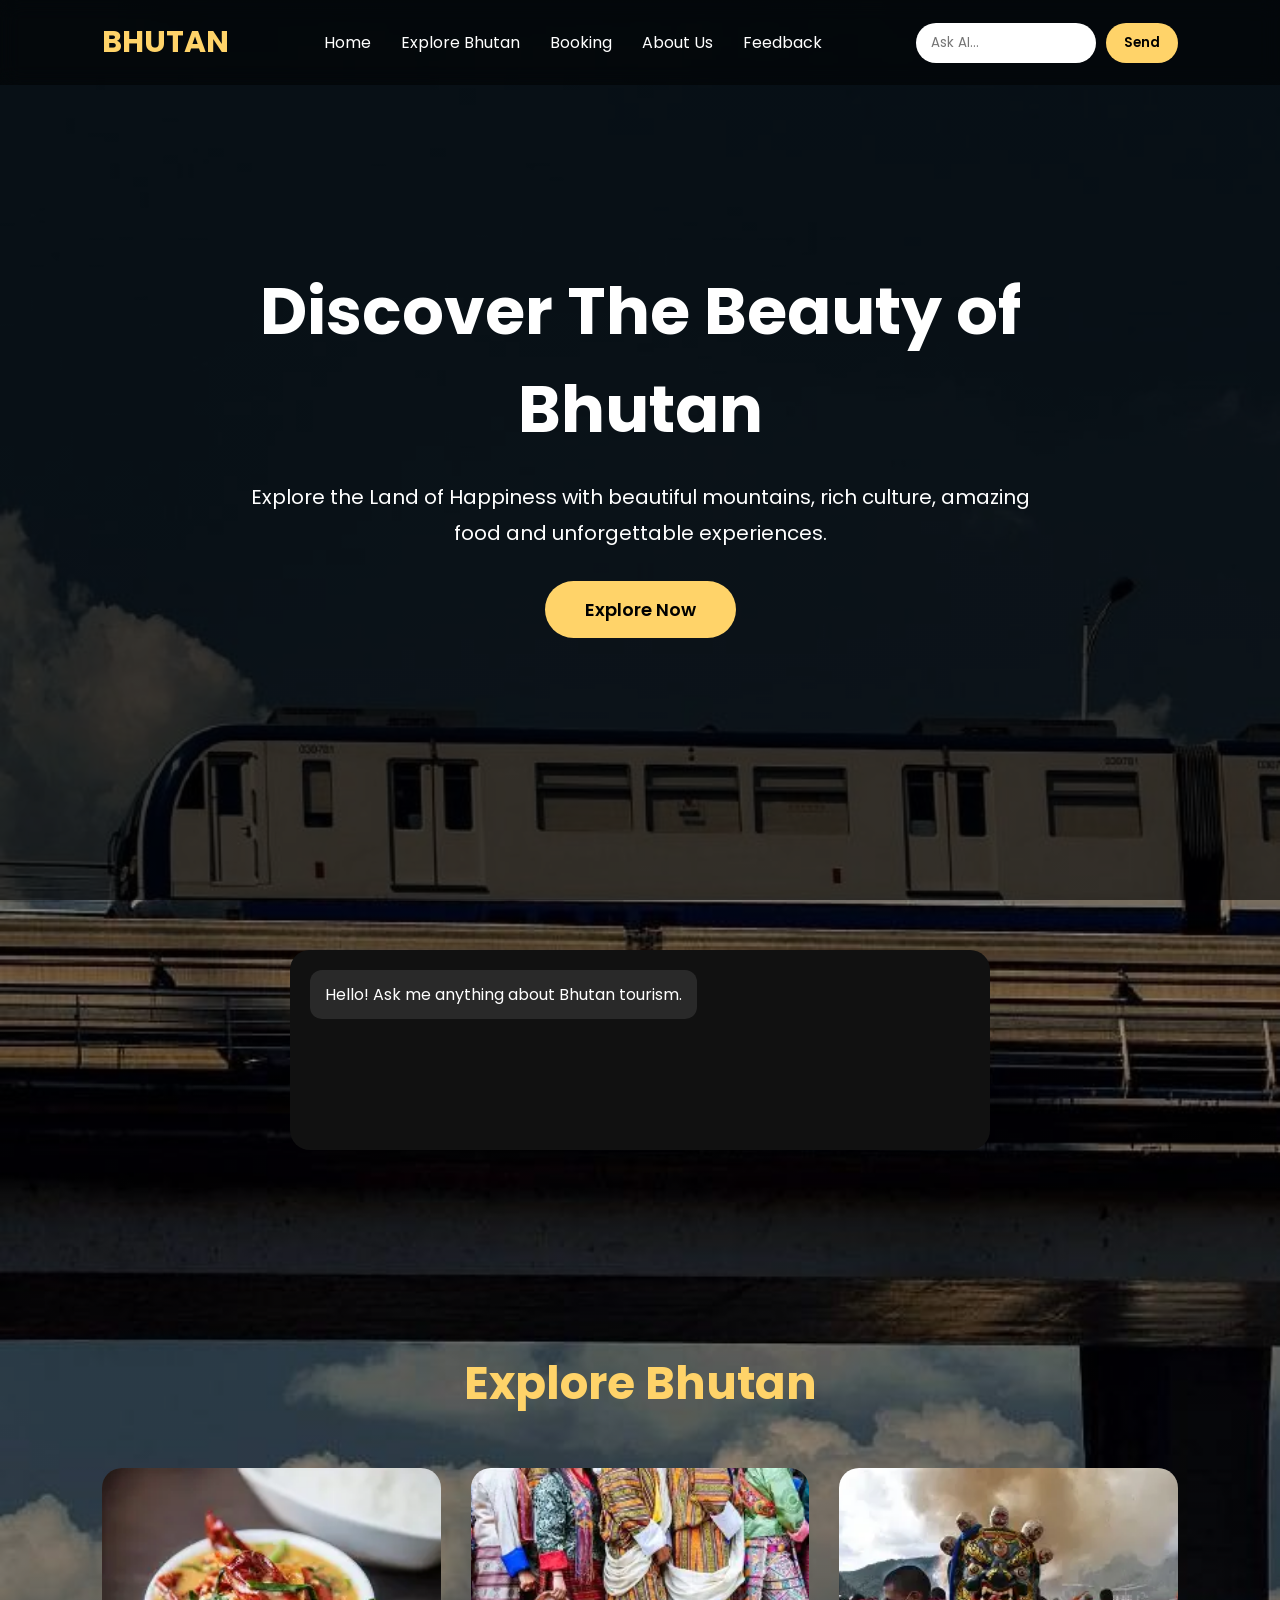
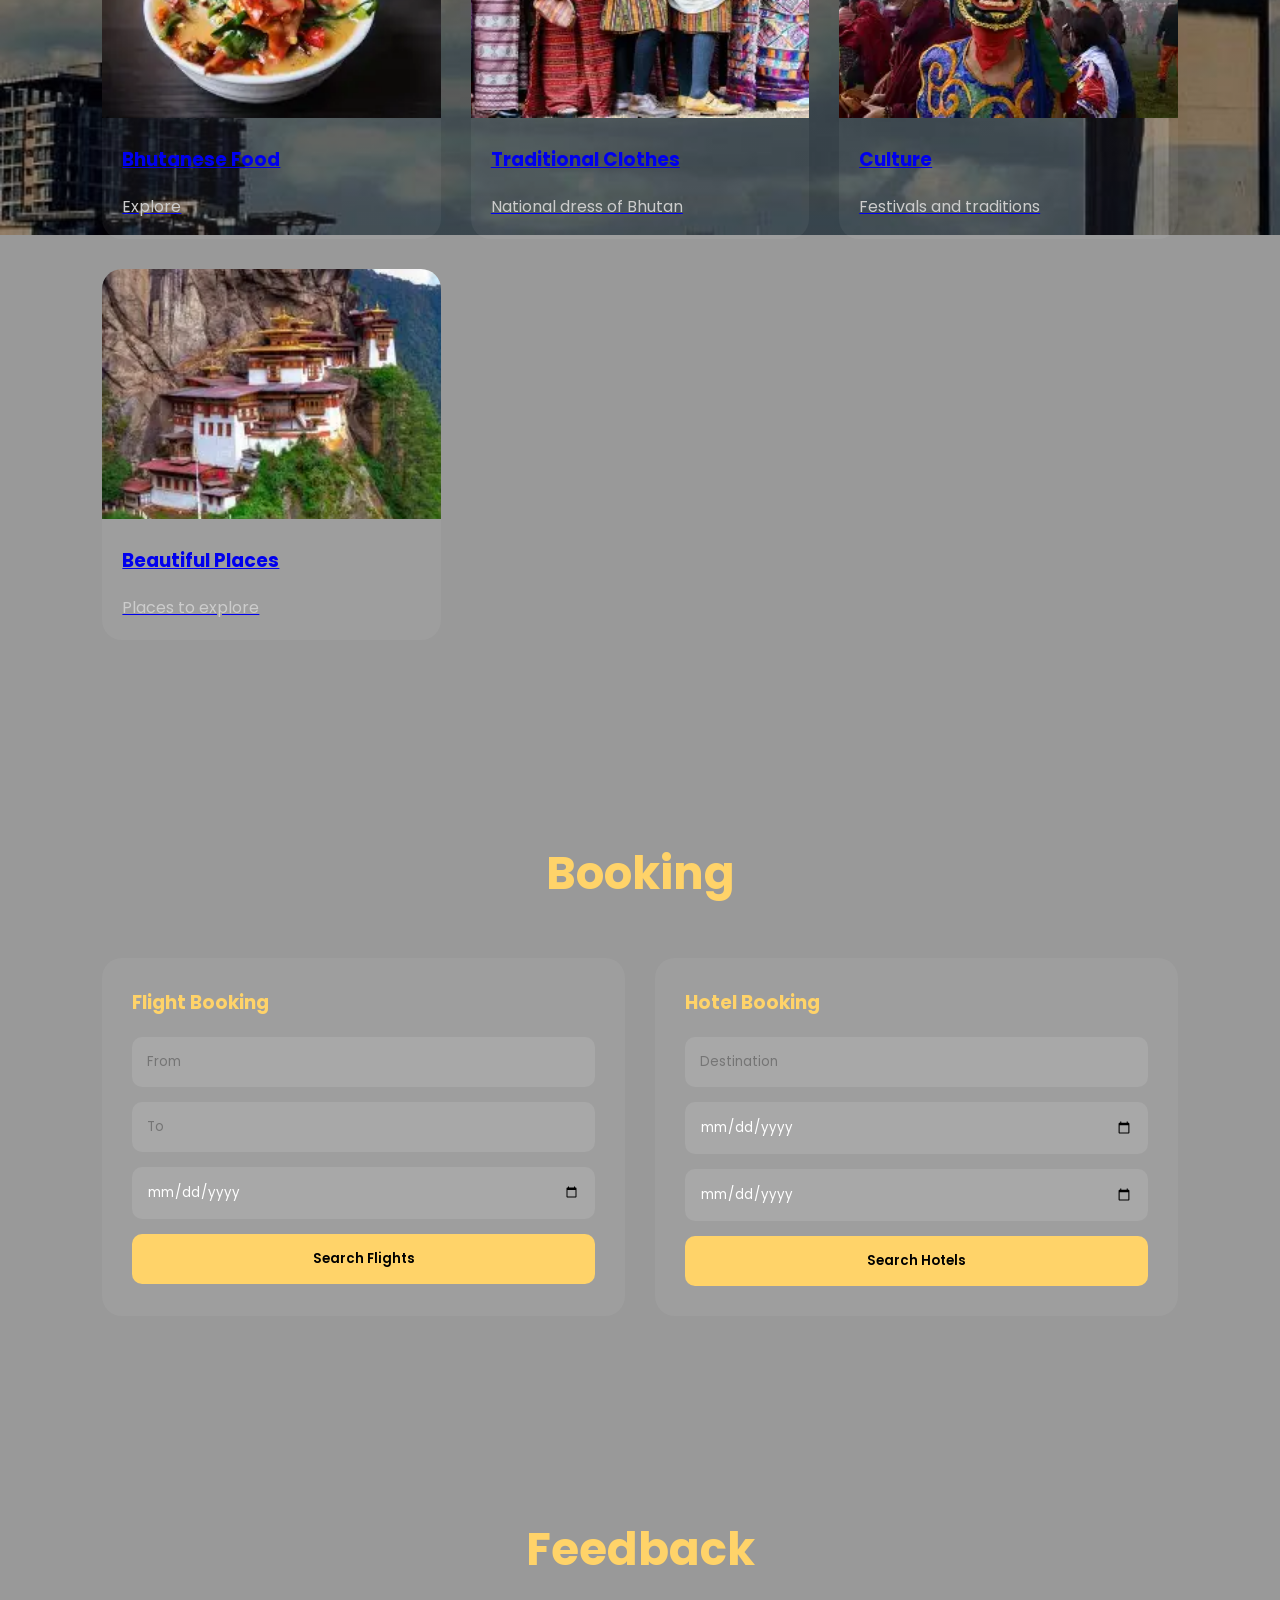
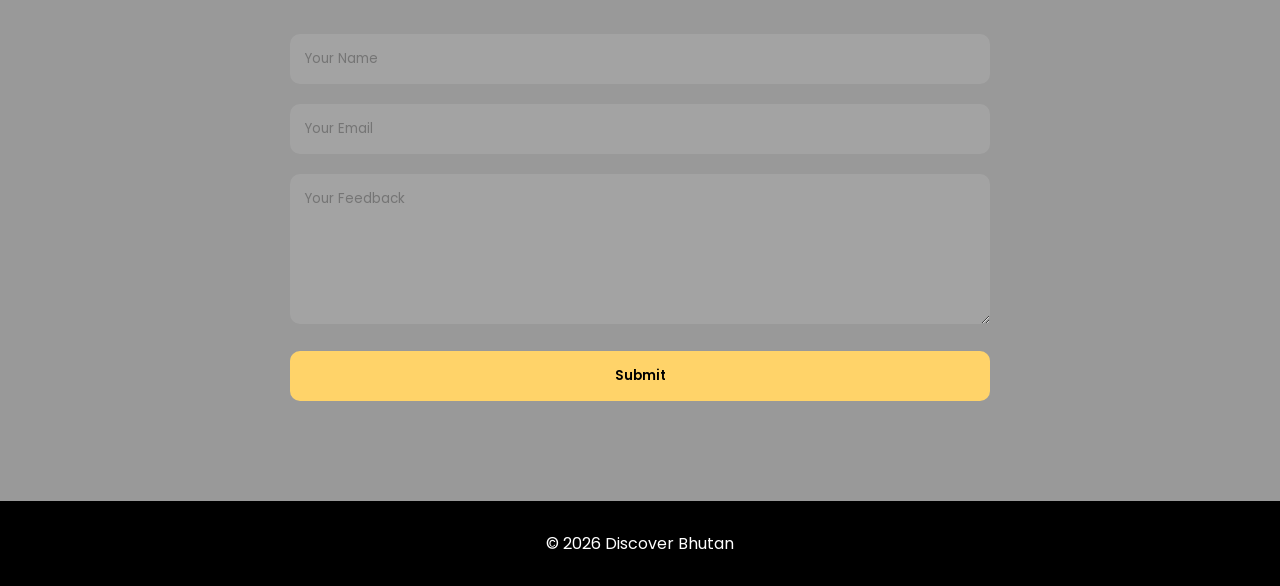
<file: index.html>
<!DOCTYPE html>
<html lang="en">
<head>
  <meta charset="UTF-8" />
  <meta name="viewport" content="width=device-width, initial-scale=1.0"/>
  <title>Discover Bhutan</title>

  <link rel="stylesheet" href="bhutan.css">
  <link href="https://fonts.googleapis.com/css2?family=Poppins:wght@300;400;500;600;700&display=swap" rel="stylesheet">
</head>

<body>

<header>
  <nav class="navbar">

    <div class="logo">BHUTAN</div>

    <ul class="nav-links">
      <li><a href="#home">Home</a></li>
      <li><a href="#explore">Explore Bhutan</a></li>
      <li><a href="#booking">Booking</a></li>

      <!-- ✅ FIXED LINK -->
      <li><a href="aboutus.html">About Us</a></li>

      <li><a href="#feedback">Feedback</a></li>
    </ul>

    <div class="chatbot-nav">
      <input type="text" id="userInput" placeholder="Ask AI...">
      <button onclick="sendMessage()">Send</button>
    </div>

  </nav>
</header>

<section class="hero" id="home">
  <div class="overlay"></div>

  <div class="hero-content">
    <h1>Discover The Beauty of Bhutan</h1>

    <p>
      Explore the Land of Happiness with beautiful mountains,
      rich culture, amazing food and unforgettable experiences.
    </p>

    <button onclick="scrollSection('explore')">
      Explore Now
    </button>
  </div>
</section>

<div class="chat-box" id="chatBox">
  <div class="bot-message">Hello! Ask me anything about Bhutan tourism.</div>
</div>

<section class="explore" id="explore">
  <h2>Explore Bhutan</h2>

  <div class="cards">

    <a href="food.html"><div class="card">
      <img src="images/1.jpg">
      <h3>Bhutanese Food</h3>
      <p>Explore</p>
    </div></a>

    <a href="cloths.html"><div class="card">
      <img src="images/123.jpg">
      <h3>Traditional Clothes</h3>
      <p>National dress of Bhutan</p>
    </div></a>

    <a href="culture.html"><div class="card">
      <img src="images/12345.jpg">
      <h3>Culture</h3>
      <p>Festivals and traditions</p>
    </div></a>

    <a href="places.html"><div class="card">
      <img src="images/123456.jpg">
      <h3>Beautiful Places</h3>
      <p>Places to explore</p>
    </div></a>

  </div>
</section>

<section class="booking" id="booking">
  <h2>Booking</h2>

  <div class="booking-container">

    <div class="booking-box">
      <h3>Flight Booking</h3>
      <input type="text" placeholder="From">
      <input type="text" placeholder="To">
      <input type="date">
      <button>Search Flights</button>
    </div>

    <div class="booking-box">
      <h3>Hotel Booking</h3>
      <input type="text" placeholder="Destination">
      <input type="date">
      <input type="date">
      <button>Search Hotels</button>
    </div>

  </div>
</section>

<section class="feedback" id="feedback">
  <h2>Feedback</h2>

  <form id="feedbackForm">
    <input type="text" placeholder="Your Name" required>
    <input type="email" placeholder="Your Email" required>
    <textarea placeholder="Your Feedback" required></textarea>
    <button type="submit">Submit</button>
  </form>
</section>

<footer>
  <p>© 2026 Discover Bhutan</p>
</footer>

<script src="bhutan.js"></script>

</body>
</html>
</file>
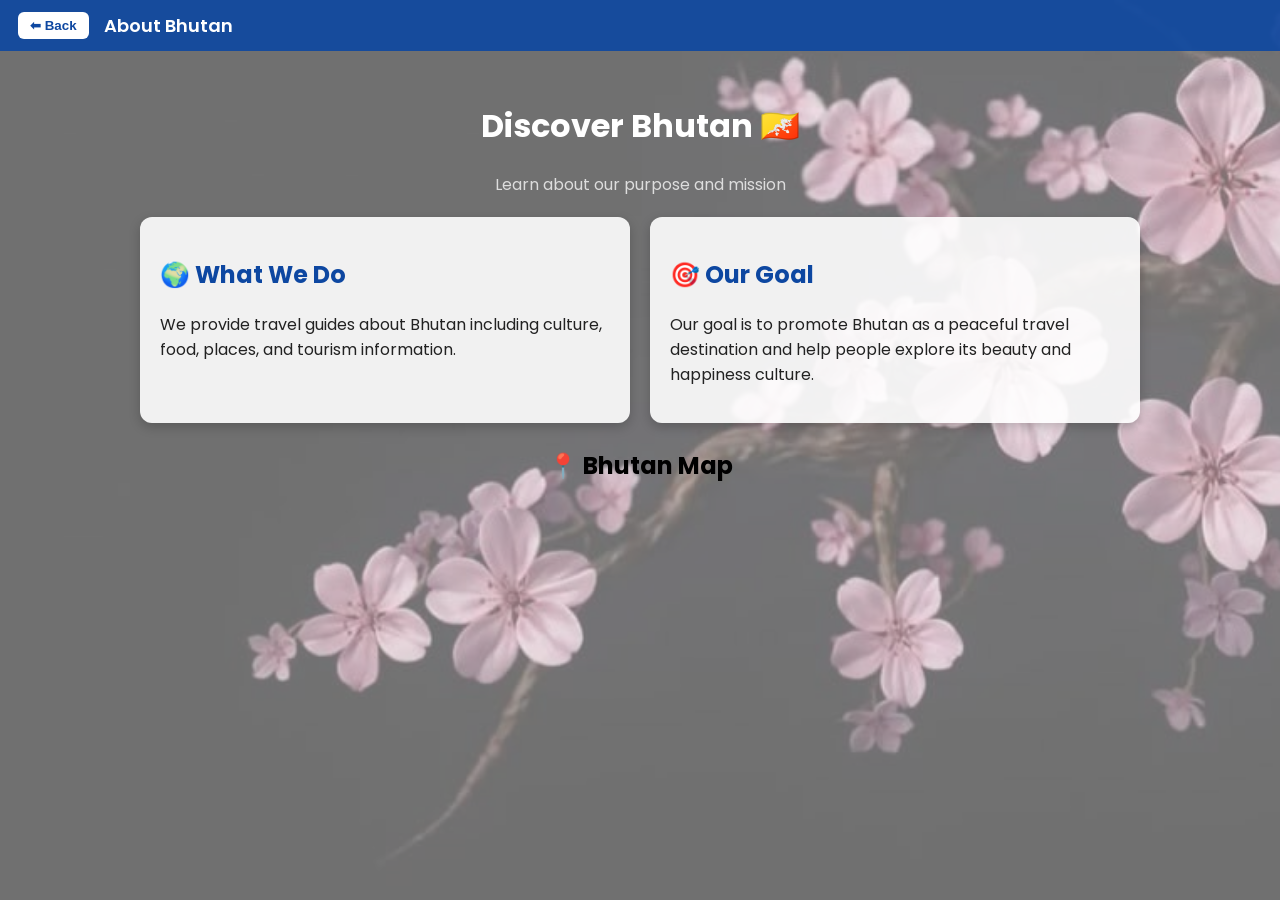
<file: aboutus.html>
<!DOCTYPE html>
<html lang="en">
<head>
  <meta charset="UTF-8">
  <meta name="viewport" content="width=device-width, initial-scale=1.0">
  <title>About Us - Bhutan</title>

  <link href="https://fonts.googleapis.com/css2?family=Poppins:wght@300;400;500;600&display=swap" rel="stylesheet">

  <style>
    body {
      margin: 0;
      font-family: 'Poppins', sans-serif;
      background: url('images/abbbb.jpg') no-repeat center center fixed;
      background-size: cover;
      position: relative;
    }

    /* DARK OVERLAY */
    .overlay {
      position: fixed;
      top: 0;
      left: 0;
      width: 100%;
      height: 100%;
      background: rgba(224, 223, 224, 0.5);
      z-index: -1;
    }

    /* TOP BAR */
    .top-bar {
      display: flex;
      align-items: center;
      padding: 12px 18px;
      background: rgba(13, 71, 161, 0.9);
      color: white;
    }

    .back-btn {
      background: white;
      color: #0d47a1;
      border: none;
      padding: 6px 12px;
      border-radius: 6px;
      font-weight: 600;
      cursor: pointer;
    }

    .title {
      margin-left: 15px;
      font-size: 18px;
      font-weight: 600;
    }

    /* CONTAINER */
    .container {
      max-width: 1000px;
      margin: auto;
      padding: 30px 20px;
    }

    .header {
      text-align: center;
      margin-bottom: 20px;
    }

    .header h1 {
      color: white;
    }

    .header p {
      color: #ddd;
    }

    /* CARDS */
    .cards {
      display: flex;
      gap: 20px;
      flex-wrap: wrap;
      justify-content: center;
    }

    .card {
      flex: 1;
      min-width: 260px;
      background: rgba(255,255,255,0.9);
      color: #222;
      padding: 20px;
      border-radius: 12px;
      box-shadow: 0 4px 12px rgba(0,0,0,0.2);
    }

    .card h2 {
      color: #0d47a1;
    }

    /* MAP */
    .map {
      margin-top: 25px;
      text-align: center;
    }

    iframe {
      width: 100%;
      max-width: 600px;
      height: 280px;
      border: 0;
      border-radius: 12px;
    }
  </style>
</head>

<body>

  <!-- OVERLAY -->
  <div class="overlay"></div>

  <!-- TOP BAR -->
  <div class="top-bar">
    <button class="back-btn" onclick="window.location.href='index.html'">
      ⬅ Back
    </button>
    <div class="title">About Bhutan</div>
  </div>

  <div class="container">

    <div class="header">
      <h1>Discover Bhutan 🇧🇹</h1>
      <p>Learn about our purpose and mission</p>
    </div>

    <!-- CARDS -->
    <div class="cards">

      <div class="card">
        <h2>🌍 What We Do</h2>
        <p>
          We provide travel guides about Bhutan including culture, food, places, and tourism information.
        </p>
      </div>

      <div class="card">
        <h2>🎯 Our Goal</h2>
        <p>
          Our goal is to promote Bhutan as a peaceful travel destination and help people explore its beauty and happiness culture.
        </p>
      </div>

    </div>

    <!-- MAP -->
    <div class="map">
      <h2>📍 Bhutan Map</h2>

     <iframe src="https://www.google.com/maps/embed?pb=!1m18!1m12!1m3!1d1812489.297435576!2d89.11582861624916!3d27.468694025020326!2m3!1f0!2f0!3f0!3m2!1i1024!2i768!4f13.1!3m3!1m2!1s0x375b92a573c595cf%3A0xbb0cac652836bcda!2sBhutan!5e0!3m2!1sen!2sbt!4v1778845197526!5m2!1sen!2sbt" width="600" height="450" style="border:0;" allowfullscreen="" loading="lazy" referrerpolicy="no-referrer-when-downgrade"></iframe>

    </div>

  </div>

</body>
</html>
</file>
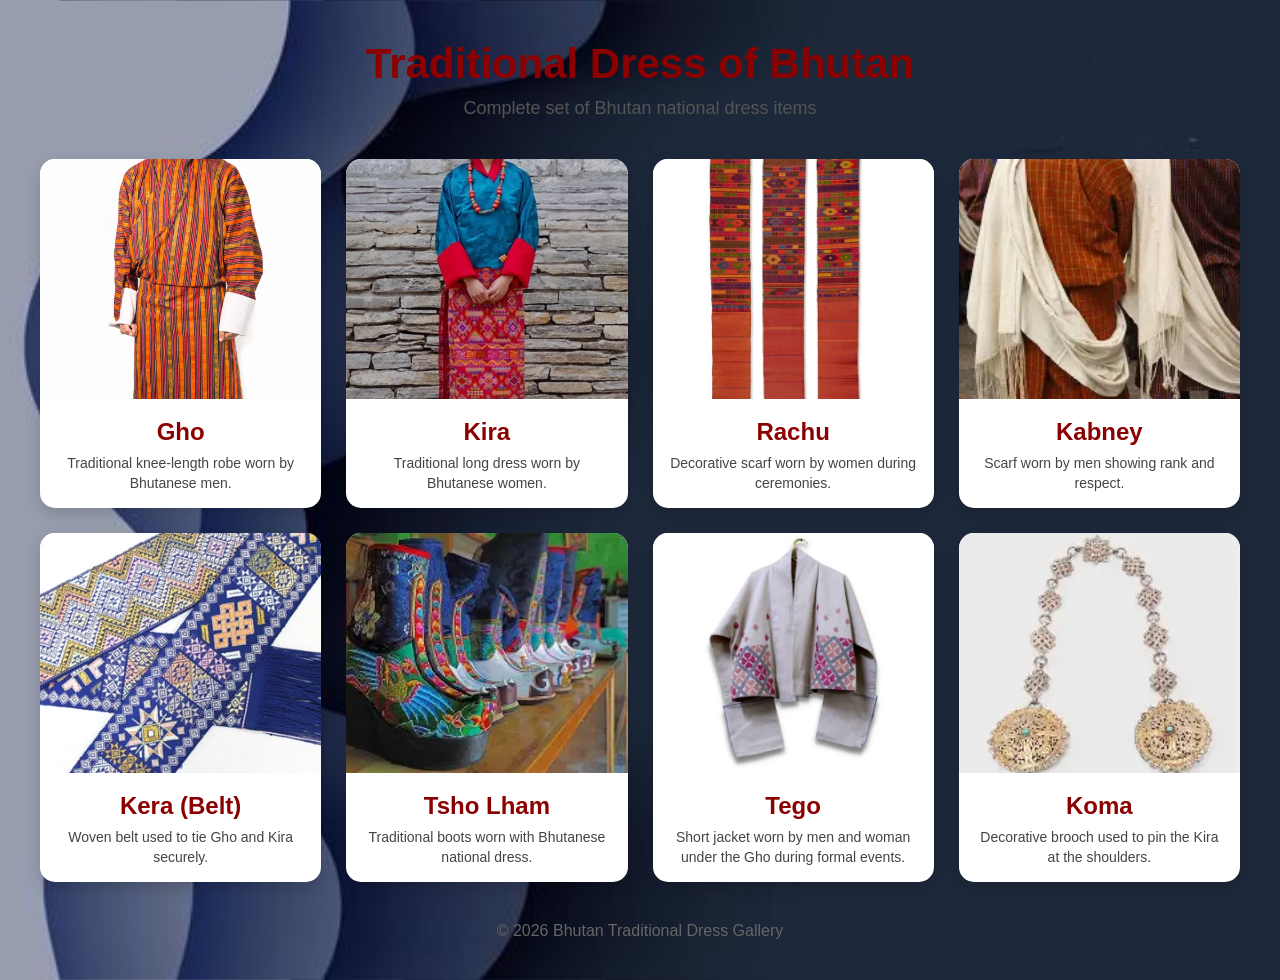
<file: cloths.html>
<!DOCTYPE html>
<html lang="en">
<head>
<meta charset="UTF-8">
<meta name="viewport" content="width=device-width, initial-scale=1.0"/>
<title>Traditional Dress of Bhutan</title>
<body style="
  background-image: url('images/flo.jpg');
  background-size: cover;
  background-position: center;
  font-family: Arial;
  text-align: center;
  padding: 40px;
">
<style>
*{
  margin:0;
  padding:0;
  box-sizing:border-box;
  font-family: Arial, sans-serif;
}

body{
  background:#f4f4f4;
  padding:30px;
}

.container{
  max-width:1200px;
  margin:auto;
}

.title{
  text-align:center;
  margin-bottom:40px;
}

.title h1{
  font-size:42px;
  color:#8B0000;
  margin-bottom:10px;
}

.title p{
  color:#555;
  font-size:18px;
}

.gallery{
  display:grid;
  grid-template-columns:repeat(auto-fit, minmax(250px,1fr));
  gap:25px;
}

.card{
  background:white;
  border-radius:15px;
  overflow:hidden;
  box-shadow:0 6px 15px rgba(0,0,0,0.15);
  transition:0.3s;
}

.card:hover{
  transform:translateY(-5px);
}

.card img{
  width:100%;
  height:240px;
  object-fit:cover;
}

.card-content{
  padding:15px;
}

.card-content h2{
  color:#8B0000;
  margin-bottom:8px;
}

.card-content p{
  color:#444;
  font-size:14px;
  line-height:1.4;
}

.footer{
  text-align:center;
  margin-top:40px;
  color:#666;
}
</style>

</head>

<body>

<div class="container">

  <div class="title">
    <h1>Traditional Dress of Bhutan</h1>
    <p>Complete set of Bhutan national dress items</p>
  </div>

  <div class="gallery">

    <!-- GHO -->
    <div class="card">
      <img src="images/gho.jpg" alt="Gho">
      <div class="card-content">
        <h2>Gho</h2>
        <p>Traditional knee-length robe worn by Bhutanese men.</p>
      </div>
    </div>

    <!-- KIRA -->
    <div class="card">
      <img src="images/kira1.jpg" alt="Kira">
      <div class="card-content">
        <h2>Kira</h2>
        <p>Traditional long dress worn by Bhutanese women.</p>
      </div>
    </div>

    <!-- RACHU -->
    <div class="card">
      <img src="images/rachu.jpg" alt="Rachu">
      <div class="card-content">
        <h2>Rachu</h2>
        <p>Decorative scarf worn by women during ceremonies.</p>
      </div>
    </div>

    <!-- KABNEY -->
    <div class="card">
      <img src="images/kabnet.jpg" alt="Kabney">
      <div class="card-content">
        <h2>Kabney</h2>
        <p>Scarf worn by men showing rank and respect.</p>
      </div>
    </div>

    <!-- KERA -->
    <div class="card">
      <img src="images/kera.jpg" alt="Kera">
      <div class="card-content">
        <h2>Kera (Belt)</h2>
        <p>Woven belt used to tie Gho and Kira securely.</p>
      </div>
    </div>

    <!-- TSHO LHAM -->
    <div class="card">
      <img src="images/OpP.jpg" alt="Tsho Lham">
      <div class="card-content">
        <h2>Tsho Lham</h2>
        <p>Traditional boots worn with Bhutanese national dress.</p>
      </div>
    </div>

    <!-- TEG0 -->
    <div class="card">
      <img src="images/tego.jpg" alt="Tego">
      <div class="card-content">
        <h2>Tego</h2>
        <p>Short jacket worn by men and woman under the Gho during formal events.</p>
      </div>
    </div>

    <!-- KOMA -->
    <div class="card">
      <img src="images/koma.jpg" alt="Koma">
      <div class="card-content">
        <h2>Koma</h2>
        <p>Decorative brooch used to pin the Kira at the shoulders.</p>
      </div>
    </div>

  </div>

  <div class="footer">
    © 2026 Bhutan Traditional Dress Gallery
  </div>

</div>

</body>
</html>
</file>
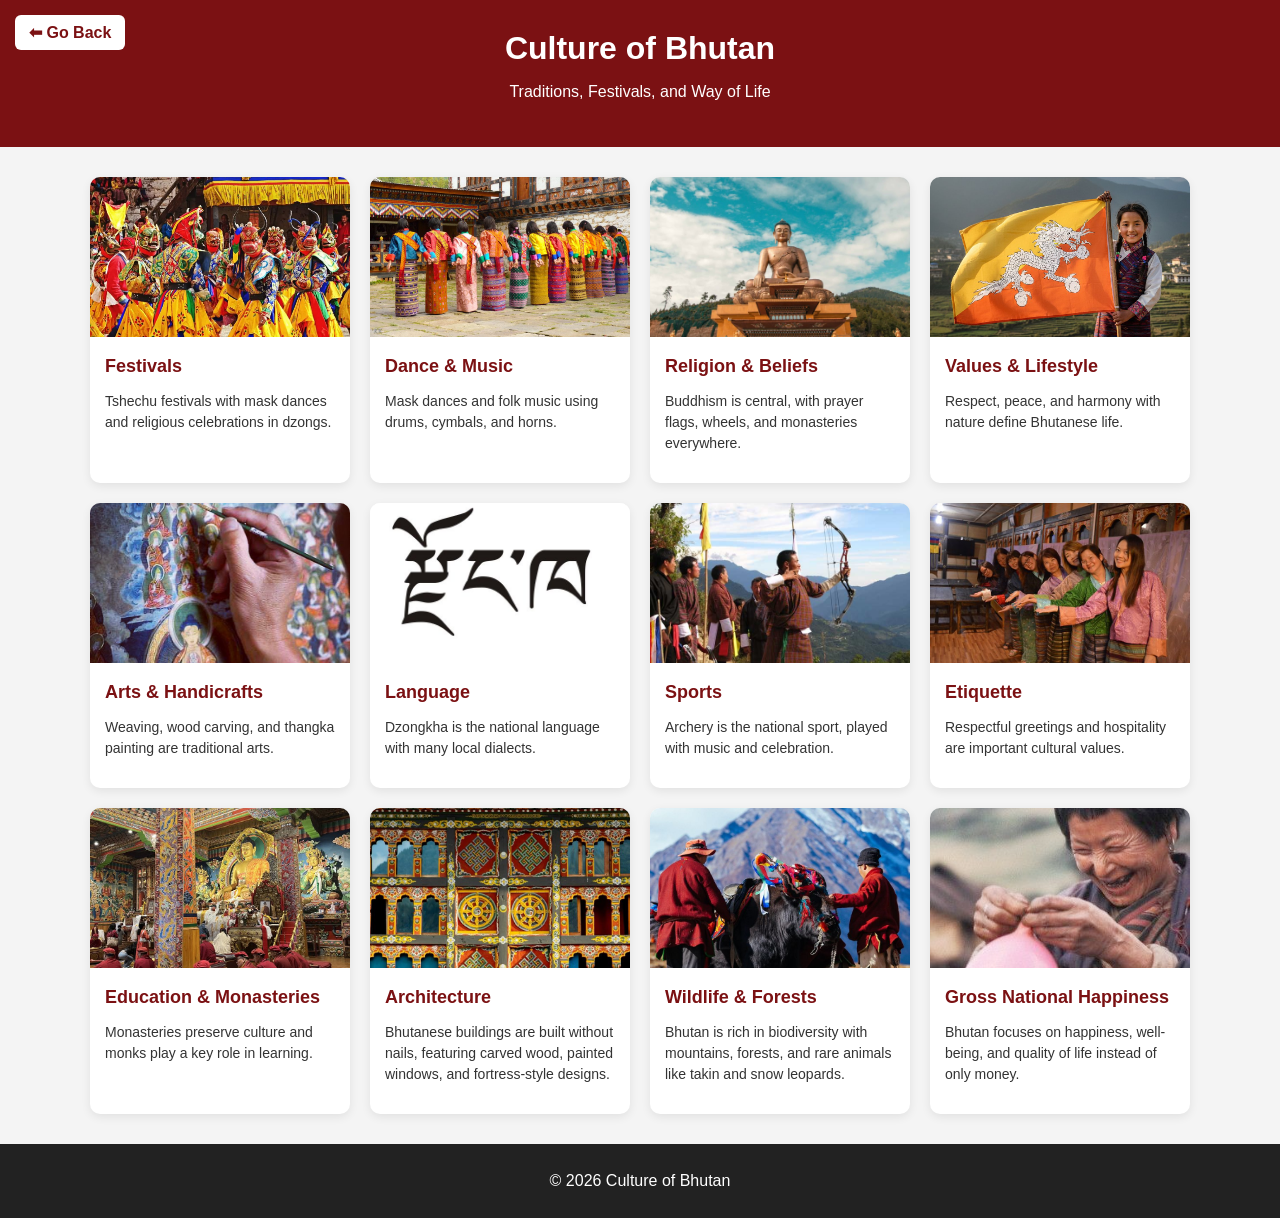
<file: culture.html>
<!DOCTYPE html>
<html lang="en">
<head>
<meta charset="UTF-8">
<meta name="viewport" content="width=device-width, initial-scale=1.0">
<title>Culture of Bhutan</title>

<style>
  body{
    font-family:"Segoe UI", Arial, sans-serif;
    margin:0;
    background:#f4f4f4;
    color:#333;
  }

  header{
    background:#7b1113;
    color:white;
    text-align:center;
    padding:30px 15px;
    position:relative;
  }

  header h1{ margin:0; }

  /* Go Back Button */
  .back-btn{
    position:absolute;
    top:15px;
    left:15px;
    padding:8px 14px;
    background:white;
    color:#7b1113;
    text-decoration:none;
    border-radius:6px;
    font-weight:bold;
    transition:0.3s;
  }

  .back-btn:hover{
    background:#f1f1f1;
  }

  .container{
    width:90%;
    max-width:1100px;
    margin:30px auto;
    display:grid;
    grid-template-columns: repeat(auto-fit, minmax(250px, 1fr));
    gap:20px;
  }

  .card{
    background:white;
    border-radius:10px;
    overflow:hidden;
    box-shadow:0 3px 10px rgba(0,0,0,0.08);
    transition:0.3s;
  }

  .card:hover{
    transform:translateY(-5px);
  }

  .card img{
    width:100%;
    height:160px;
    object-fit:cover;
  }

  .content{
    padding:15px;
  }

  .content h2{
    color:#7b1113;
    margin:0 0 10px 0;
    font-size:18px;
  }

  .content p{
    font-size:14px;
    line-height:1.5;
  }

  footer{
    background:#222;
    color:white;
    text-align:center;
    padding:12px;
    margin-top:30px;
  }
</style>
</head>

<body>

<header>
  <a href="index.html" class="back-btn">⬅ Go Back</a>

  <h1>Culture of Bhutan</h1>
  <p>Traditions, Festivals, and Way of Life</p>
</header>

<div class="container">

  <div class="card">
    <img src="images/fes.jpg">
    <div class="content">
      <h2>Festivals</h2>
      <p>Tshechu festivals with mask dances and religious celebrations in dzongs.</p>
    </div>
  </div>

  <div class="card">
    <img src="images/dance.jpg">
    <div class="content">
      <h2>Dance & Music</h2>
      <p>Mask dances and folk music using drums, cymbals, and horns.</p>
    </div>
  </div>

  <div class="card">
    <img src="images/religion.jpg">
    <div class="content">
      <h2>Religion & Beliefs</h2>
      <p>Buddhism is central, with prayer flags, wheels, and monasteries everywhere.</p>
    </div>
  </div>

  <div class="card">
    <img src="images/life.jpg">
    <div class="content">
      <h2>Values & Lifestyle</h2>
      <p>Respect, peace, and harmony with nature define Bhutanese life.</p>
    </div>
  </div>

  <div class="card">
    <img src="images/art.jpg">
    <div class="content">
      <h2>Arts & Handicrafts</h2>
      <p>Weaving, wood carving, and thangka painting are traditional arts.</p>
    </div>
  </div>

  <div class="card">
    <img src="images/dzongkha.jpg">
    <div class="content">
      <h2>Language</h2>
      <p>Dzongkha is the national language with many local dialects.</p>
    </div>
  </div>

  <div class="card">
    <img src="images/arc.jpg">
    <div class="content">
      <h2>Sports</h2>
      <p>Archery is the national sport, played with music and celebration.</p>
    </div>
  </div>

  <div class="card">
    <img src="images/gre.jpg">
    <div class="content">
      <h2>Etiquette</h2>
      <p>Respectful greetings and hospitality are important cultural values.</p>
    </div>
  </div>

  <div class="card">
    <img src="images/mo.jpg">
    <div class="content">
      <h2>Education & Monasteries</h2>
      <p>Monasteries preserve culture and monks play a key role in learning.</p>
    </div>
  </div>

  <div class="card">
    <img src="images/arti.jpg">
    <div class="content">
      <h2>Architecture</h2>
      <p>Bhutanese buildings are built without nails, featuring carved wood, painted windows, and fortress-style designs.</p>
    </div>
  </div>

  <div class="card">
    <img src="images/w.jpg">
    <div class="content">
      <h2>Wildlife & Forests</h2>
      <p>Bhutan is rich in biodiversity with mountains, forests, and rare animals like takin and snow leopards.</p>
    </div>
  </div>

  <div class="card">
    <img src="images/gnh.jpg">
    <div class="content">
      <h2>Gross National Happiness</h2>
      <p>Bhutan focuses on happiness, well-being, and quality of life instead of only money.</p>
    </div>
  </div>

</div>

<footer>
  <p>&copy; 2026 Culture of Bhutan</p>
</footer>

</body>
</html>
</file>
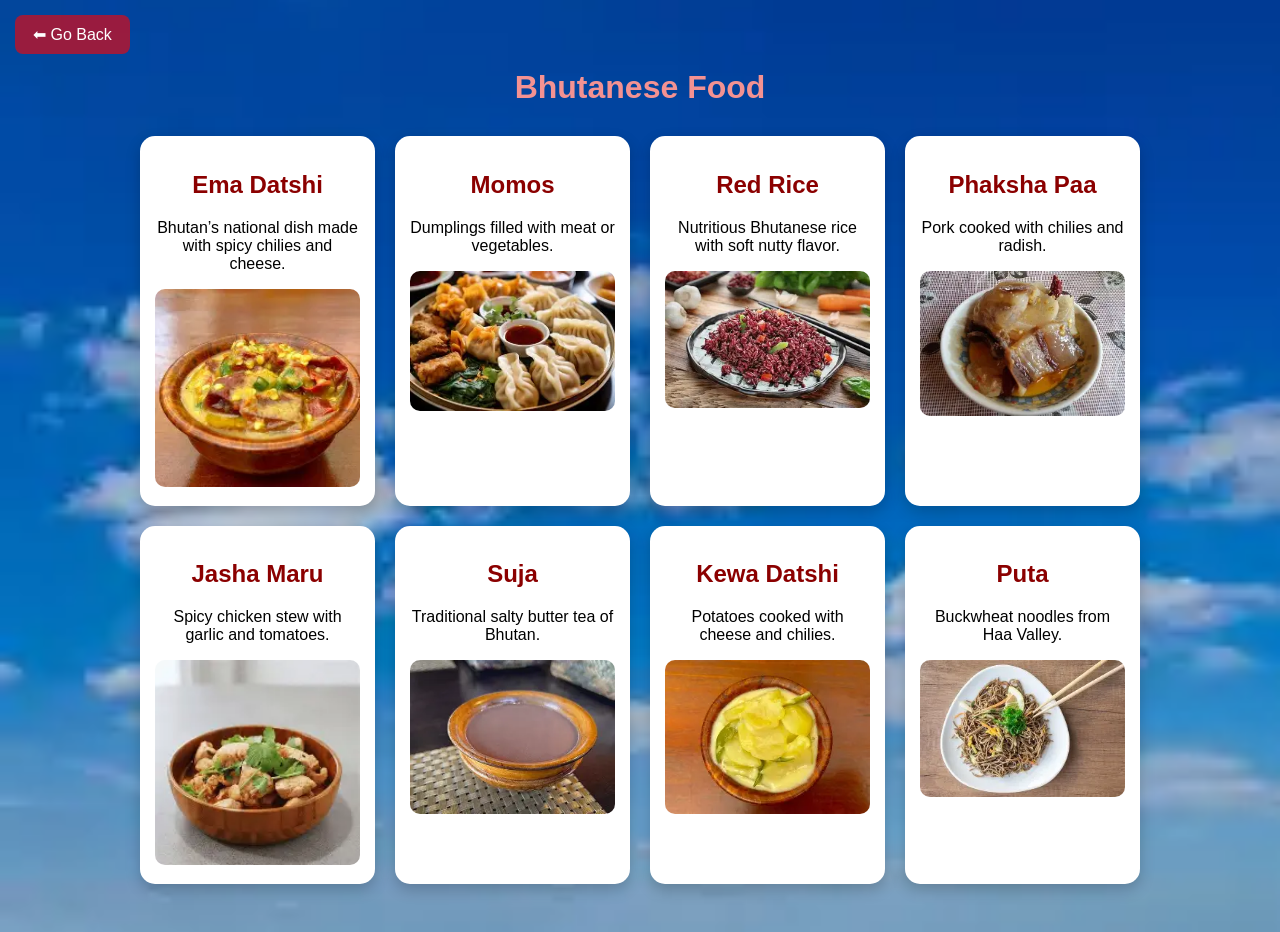
<file: food.html>
<!DOCTYPE html>
<html lang="en">
<head>
<meta charset="UTF-8">
<meta name="viewport" content="width=device-width, initial-scale=1.0">
<title>Bhutanese Food</title>

<style>
body{
  background-image: url('images/haha.jpg');
  background-size: cover;
  background-position: center;
  font-family: Arial;
  text-align: center;
  padding: 40px;
}

/* BACK BUTTON */
.back{
  position: fixed;
  top: 15px;
  left: 15px;
  padding: 10px 18px;
  background: rgba(255, 0, 0, 0.6);
  color: white;
  text-decoration: none;
  border-radius: 8px;
  z-index: 1000;
}

/* TITLE */
h1{
  color: rgb(243, 146, 146);
  margin-bottom: 30px;
}

/* GRID */
.grid{
  display: grid;
  grid-template-columns: repeat(auto-fit, minmax(220px, 1fr));
  gap: 20px;
  max-width: 1000px;
  margin: auto;
}

/* CARD */
.card{
  background: white;
  padding: 15px;
  border-radius: 15px;
  box-shadow: 0 6px 15px rgba(0,0,0,0.2);
}

/* IMAGE + HOVER EFFECT */
.card img{
  width: 100%;
  border-radius: 10px;
  transition: transform 0.3s ease;
}

.card:hover img{
  transform: scale(1.08);
}

/* TEXT */
.card h2{
  color: #8B0000;
}
</style>
</head>

<body>

<!-- ONLY ONE BACK BUTTON -->
<a href="index.html" class="back">⬅ Go Back</a>

<h1>Bhutanese Food</h1>

<div class="grid">

  <div class="card">
    <h2>Ema Datshi</h2>
    <p>Bhutan’s national dish made with spicy chilies and cheese.</p>
    <img src="images/1234567.jpg">
  </div>

  <div class="card">
    <h2>Momos</h2>
    <p>Dumplings filled with meat or vegetables.</p>
    <img src="images/im.jpg">
  </div>

  <div class="card">
    <h2>Red Rice</h2>
    <p>Nutritious Bhutanese rice with soft nutty flavor.</p>
    <img src="images/h.jpg">
  </div>

  <div class="card">
    <h2>Phaksha Paa</h2>
    <p>Pork cooked with chilies and radish.</p>
    <img src="images/pag.jpg">
  </div>

  <div class="card">
    <h2>Jasha Maru</h2>
    <p>Spicy chicken stew with garlic and tomatoes.</p>
    <img src="images/maru.jpg">
  </div>

  <div class="card">
    <h2>Suja</h2>
    <p>Traditional salty butter tea of Bhutan.</p>
    <img src="images/su.jpg">
  </div>

  <div class="card">
    <h2>Kewa Datshi</h2>
    <p>Potatoes cooked with cheese and chilies.</p>
    <img src="images/tt.webp">
  </div>

  <div class="card">
    <h2>Puta</h2>
    <p>Buckwheat noodles from Haa Valley.</p>
    <img src="images/ll.jpg">
  </div>

</div>

</body>
</html>
</file>
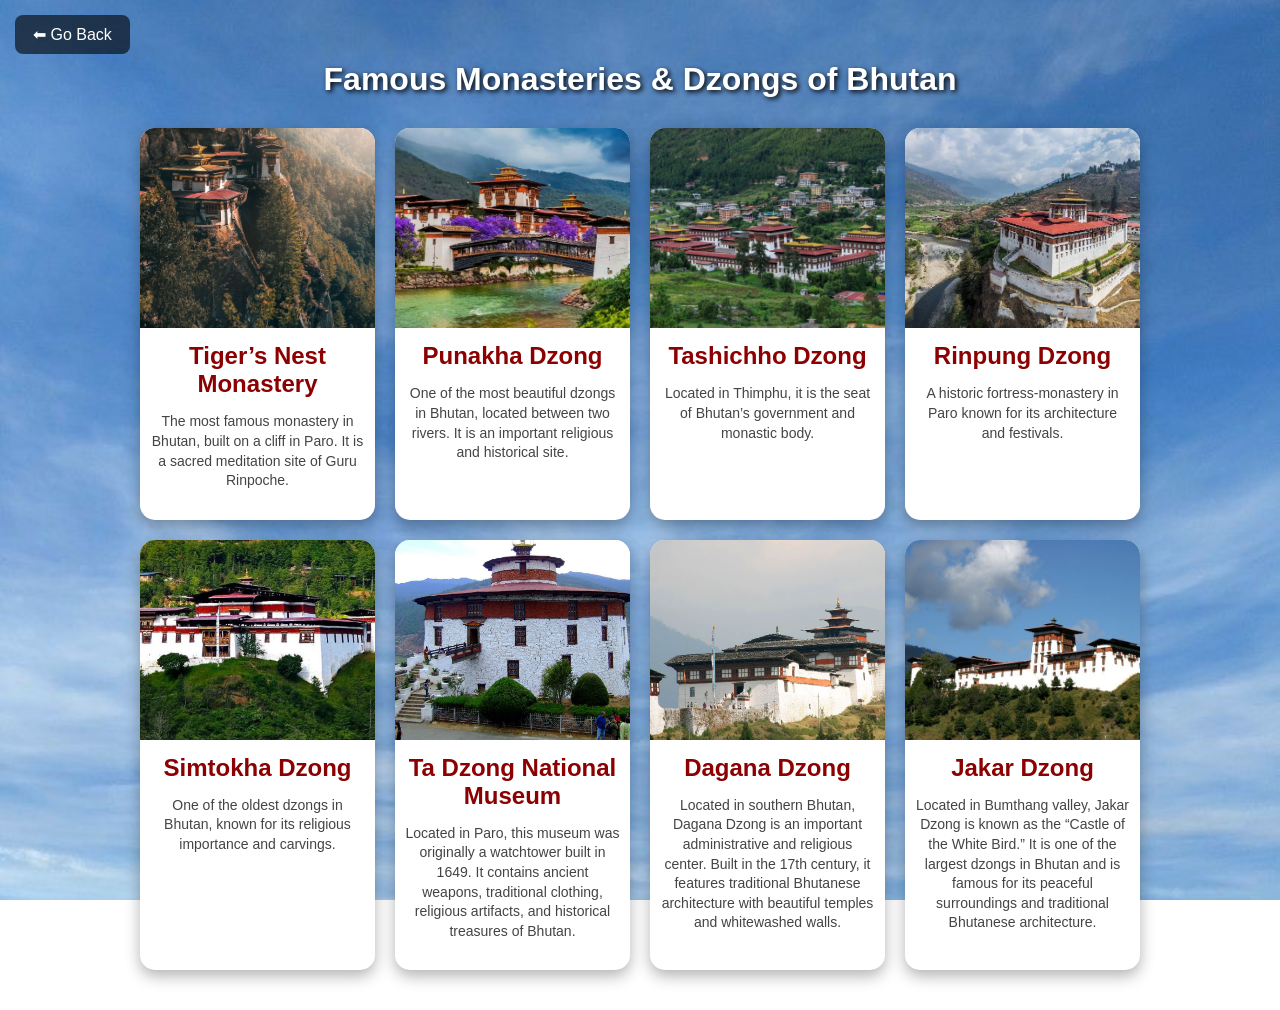
<file: places.html>
<!DOCTYPE html>
<html lang="en">
<head>
<meta charset="UTF-8">
<meta name="viewport" content="width=device-width, initial-scale=1.0">
<title>Dzongs of Bhutan</title>

<style>
body{
  margin:0;
  font-family: Arial;
  background: url('images/sky.jpg') center/cover fixed;
  text-align:center;
  padding:40px;
}

/* BACK BUTTON */
.back{
  position: fixed;
  top: 15px;
  left: 15px;
  padding: 10px 18px;
  background: rgba(0,0,0,0.6);
  color: white;
  text-decoration: none;
  border-radius: 8px;
}

/* TITLE */
h1{
  color: white;
  margin-bottom: 30px;
  text-shadow: 2px 2px 5px black;
}

/* GRID */
.grid{
  display: grid;
  grid-template-columns: repeat(auto-fit, minmax(220px, 1fr));
  gap: 20px;
  max-width: 1000px;
  margin: auto;
}

/* CARD */
.card{
  background: white;
  border-radius: 15px;
  overflow: hidden;
  box-shadow: 0 6px 15px rgba(0,0,0,0.3);
  transition: 0.3s;
}

.card:hover{
  transform: translateY(-8px);
}

/* IMAGE */
.card img{
  width: 100%;
  height: 200px;
  object-fit: cover;
  transition: 0.3s;
}

.card:hover img{
  transform: scale(1.08);
}

/* TEXT */
.card h2{
  color: #8B0000;
  margin: 10px 0 5px;
}

.card p{
  padding: 0 10px 15px;
  color: #444;
  font-size: 14px;
  line-height: 1.4;
}
</style>
</head>

<body>

<a href="index.html" class="back">⬅ Go Back</a>

<h1>Famous Monasteries & Dzongs of Bhutan</h1>

<div class="grid">

  <!-- TIGER NEST -->
  <div class="card">
    <img src="images/paro.jpg" alt="Tiger’s Nest">
    <h2>Tiger’s Nest Monastery</h2>
    <p>
      The most famous monastery in Bhutan, built on a cliff in Paro.
      It is a sacred meditation site of Guru Rinpoche.
    </p>
  </div>

  <!-- PUNAKHA -->
  <div class="card">
    <img src="images/punakha.jpg" alt="Punakha Dzong">
    <h2>Punakha Dzong</h2>
    <p>
      One of the most beautiful dzongs in Bhutan, located between two rivers.
      It is an important religious and historical site.
    </p>
  </div>

  <!-- TASHICHO -->
  <div class="card">
    <img src="images/tashi.jpg" alt="Tashichho Dzong">
    <h2>Tashichho Dzong</h2>
    <p>
      Located in Thimphu, it is the seat of Bhutan’s government and monastic body.
    </p>
  </div>

  <!-- RINPUNG -->
  <div class="card">
    <img src="images/rin.jpg" alt="Rinpung Dzong">
    <h2>Rinpung Dzong</h2>
    <p>
      A historic fortress-monastery in Paro known for its architecture and festivals.
    </p>
  </div>

  <!-- SIMTOKHA -->
  <div class="card">
    <img src="images/sem.jpg" alt="Simtokha Dzong">
    <h2>Simtokha Dzong</h2>
    <p>
      One of the oldest dzongs in Bhutan, known for its religious importance and carvings.
    </p>
  </div>

  <!-- PARO DZONG AREA -->
  <div class="card">
    <img src="images/tad.jpg" alt="Ta Dzong">
      <h2>Ta Dzong National Museum</h2>
      <p>
        Located in Paro, this museum was originally a watchtower built in 1649.
        It contains ancient weapons, traditional clothing, religious artifacts,
        and historical treasures of Bhutan.
      </p>
    </div>
  <div class="card">
    <img src="images/da.jpg" alt="Daga dzong">
      <h2>Dagana Dzong</h2>
      <p>
         Located in southern Bhutan, Dagana Dzong is an important administrative
         and religious center. Built in the 17th century, it features traditional
         Bhutanese architecture with beautiful temples and whitewashed walls.
      </p>
    </div>
  <div class="card">
    <img src="images/jakar.jpg" alt="Jakar dzong">
       <h2>Jakar Dzong</h2>
      <p>
      Located in Bumthang valley, Jakar Dzong is known as the “Castle of the White Bird.”
      It is one of the largest dzongs in Bhutan and is famous for its peaceful surroundings
      and traditional Bhutanese architecture.
      </p>
</div>

</div>

</body>
</html>
</file>
<file: bhutan.css>
*{
    margin:0;
    padding:0;
    box-sizing:border-box;
    font-family:'Poppins',sans-serif;
}

html{
    scroll-behavior:smooth;
}

/* =========================
   BODY + BACKGROUND FIX
========================= */

body{
    background: linear-gradient(rgba(0,0,0,0.4), rgba(0,0,0,0.4)),
    url("./images/back.jpg") center/cover no-repeat fixed;
    color:white;
    overflow-x:hidden;
}

/* =========================
   NAVBAR
========================= */

.navbar{
    position:fixed;
    top:0;
    width:100%;
    padding:20px 8%;
    display:flex;
    justify-content:space-between;
    align-items:center;
    background:rgba(0,0,0,0.6);
    backdrop-filter:blur(10px);
    z-index:1000;
}

.logo{
    font-size:30px;
    font-weight:700;
    color:#ffd369;
}

.nav-links{
    display:flex;
    gap:30px;
    list-style:none;
}

.nav-links a{
    color:white;
    text-decoration:none;
    transition:0.3s;
}

.nav-links a:hover{
    color:#ffd369;
}

/* =========================
   NAVBAR AI
========================= */

.chatbot-nav{
    display:flex;
    align-items:center;
    gap:10px;
}

.chatbot-nav input{
    padding:10px 15px;
    border:none;
    border-radius:20px;
    outline:none;
    width:180px;
}

.chatbot-nav button{
    padding:10px 18px;
    border:none;
    border-radius:20px;
    background:#ffd369;
    font-weight:600;
    cursor:pointer;
    transition:0.3s;
}

.chatbot-nav button:hover{
    background:#ffbf00;
}

/* =========================
   HERO
========================= */

.hero{
    height:100vh;
    background:url('https://images.unsplash.com/photo-1500530855697-b586d89ba3ee?q=80&w=1920&auto=format&fit=crop') center/cover;
    display:flex;
    justify-content:center;
    align-items:center;
    position:relative;
    text-align:center;
}

.overlay{
    position:absolute;
    width:100%;
    height:100%;
    background:rgba(0,0,0,0.6);
}

.hero-content{
    position:relative;
    z-index:2;
    max-width:800px;
}

.hero h1{
    font-size:65px;
    margin-bottom:20px;
}

.hero p{
    font-size:20px;
    line-height:1.8;
    margin-bottom:30px;
}

.hero button{
    padding:15px 40px;
    border:none;
    border-radius:50px;
    background:#ffd369;
    font-size:18px;
    font-weight:600;
    cursor:pointer;
}

/* =========================
   SECTION
========================= */
.second-section{
    background: 
    linear-gradient(0,0,0,0,10),
    url(images/back.jpg)
}
section{
    padding:100px 8%;
}

section h2{
    text-align:center;
    font-size:45px;
    margin-bottom:50px;
    color:#ffd369;
}

/* =========================
   CARDS
========================= */

.cards{
    display:grid;
    grid-template-columns:repeat(auto-fit,minmax(250px,1fr));
    gap:30px;
}

.card{
    background:rgba(255,255,255,0.05);
    border-radius:20px;
    overflow:hidden;
    transition:0.4s;
}

.card:hover{
    transform:translateY(-10px);
}

.card img{
    width:100%;
    height:250px;
    object-fit:cover;
}

.card h3{
    padding:20px;
}

.card p{
    padding:0 20px 20px;
    color:#ccc;
}

/* =========================
   BOOKING
========================= */

.booking-container{
    display:grid;
    grid-template-columns:repeat(auto-fit,minmax(300px,1fr));
    gap:30px;
}

.booking-box{
    background:rgba(255,255,255,0.05);
    padding:30px;
    border-radius:20px;
}

.booking-box h3{
    margin-bottom:20px;
    color:#ffd369;
}

.booking-box input{
    width:100%;
    padding:15px;
    margin-bottom:15px;
    border:none;
    border-radius:10px;
    background:rgba(255,255,255,0.1);
    color:white;
}

.booking-box button{
    width:100%;
    padding:15px;
    border:none;
    border-radius:10px;
    background:#ffd369;
    font-weight:600;
    cursor:pointer;
}

/* =========================
   ABOUT
========================= */

.about-content{
    display:grid;
    grid-template-columns:1fr 1fr;
    gap:40px;
    align-items:center;
}

.map iframe{
    width:100%;
    height:350px;
    border:none;
    border-radius:20px;
}

/* =========================
   FEEDBACK
========================= */

.feedback form{
    max-width:700px;
    margin:auto;
}

.feedback input,
.feedback textarea{
    width:100%;
    padding:15px;
    margin-bottom:20px;
    border:none;
    border-radius:10px;
    background:rgba(255,255,255,0.1);
    color:white;
}

.feedback textarea{
    height:150px;
}

.feedback button{
    width:100%;
    padding:15px;
    border:none;
    border-radius:10px;
    background:#ffd369;
    font-weight:600;
    cursor:pointer;
}

/* =========================
   CHATBOX
========================= */

.chat-box{
    width:80%;
    max-width:700px;
    margin:50px auto 100px;
    background:#111;
    border-radius:20px;
    padding:20px;
    min-height:200px;
    max-height:400px;
    overflow-y:auto;
}

.bot-message,
.user-message{
    padding:12px 15px;
    margin-bottom:15px;
    border-radius:12px;
    width:fit-content;
    max-width:80%;
}

.bot-message{
    background:rgba(255,255,255,0.1);
}

.user-message{
    background:#ffd369;
    color:black;
    margin-left:auto;
}

/* =========================
   FOOTER
========================= */

footer{
    text-align:center;
    padding:30px;
    background:black;
}

/* =========================
   PAGES
========================= */

.food-page{
    background:linear-gradient(135deg,#3a1c00,#ff7b00);
    min-height:100vh;
    padding:60px;
}

.places-page{
    background:linear-gradient(135deg,#003b2f,#00c896);
    min-height:100vh;
    padding:60px;
}

.clothes-page{
    background:linear-gradient(135deg,#001b3a,#0057ff);
    min-height:100vh;
    padding:60px;
}

.culture-page{
    background:linear-gradient(135deg,#2c003e,#8e2de2);
    min-height:100vh;
    padding:60px;
}

/* =========================
   MOBILE FIX
========================= */

@media(max-width:768px){

    .navbar{
        flex-direction:column;
        gap:20px;
    }

    .nav-links{
        flex-wrap:wrap;
        justify-content:center;
    }

    .hero h1{
        font-size:40px;
    }

    .about-content{
        grid-template-columns:1fr;
    }

    .chat-box{
        width:95%;
    }

    .chatbot-nav{
        width:100%;
        justify-content:center;
    }

    .chatbot-nav input{
        width:60%;
    }
}
</file>
